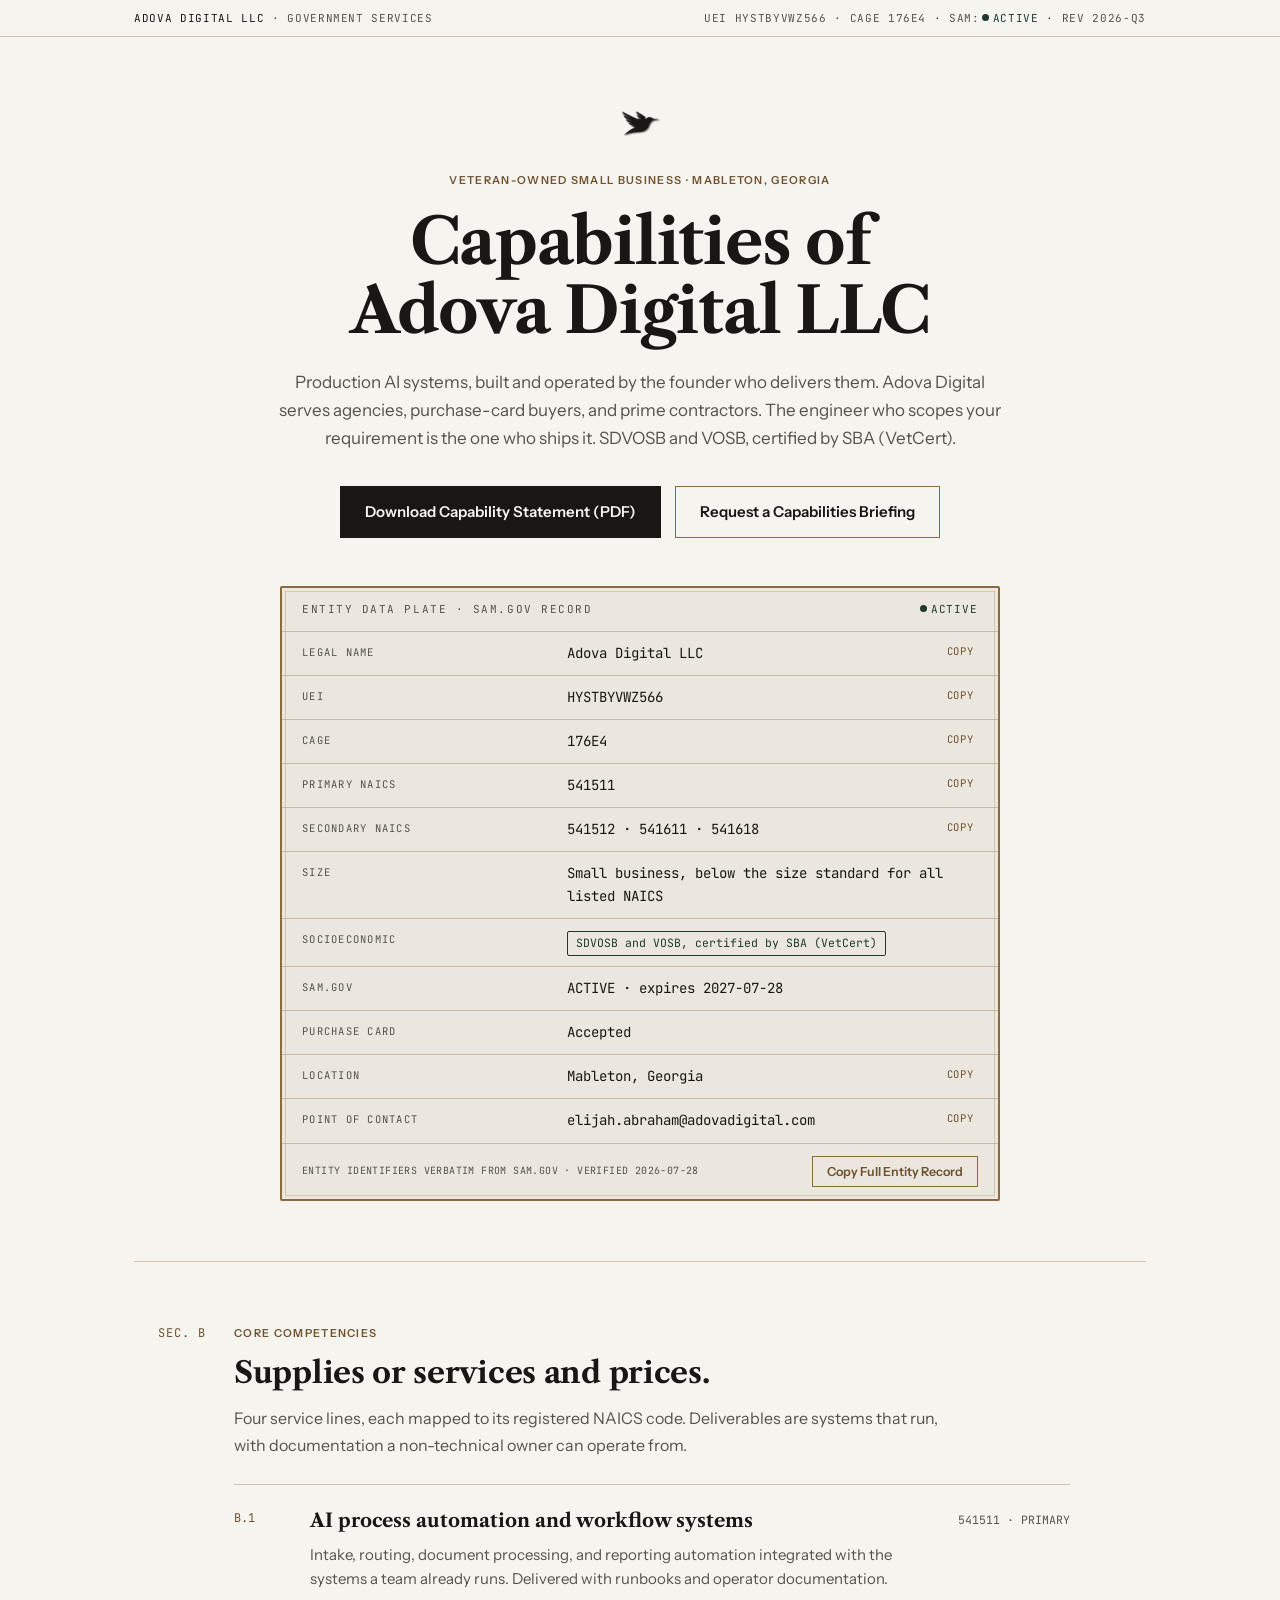
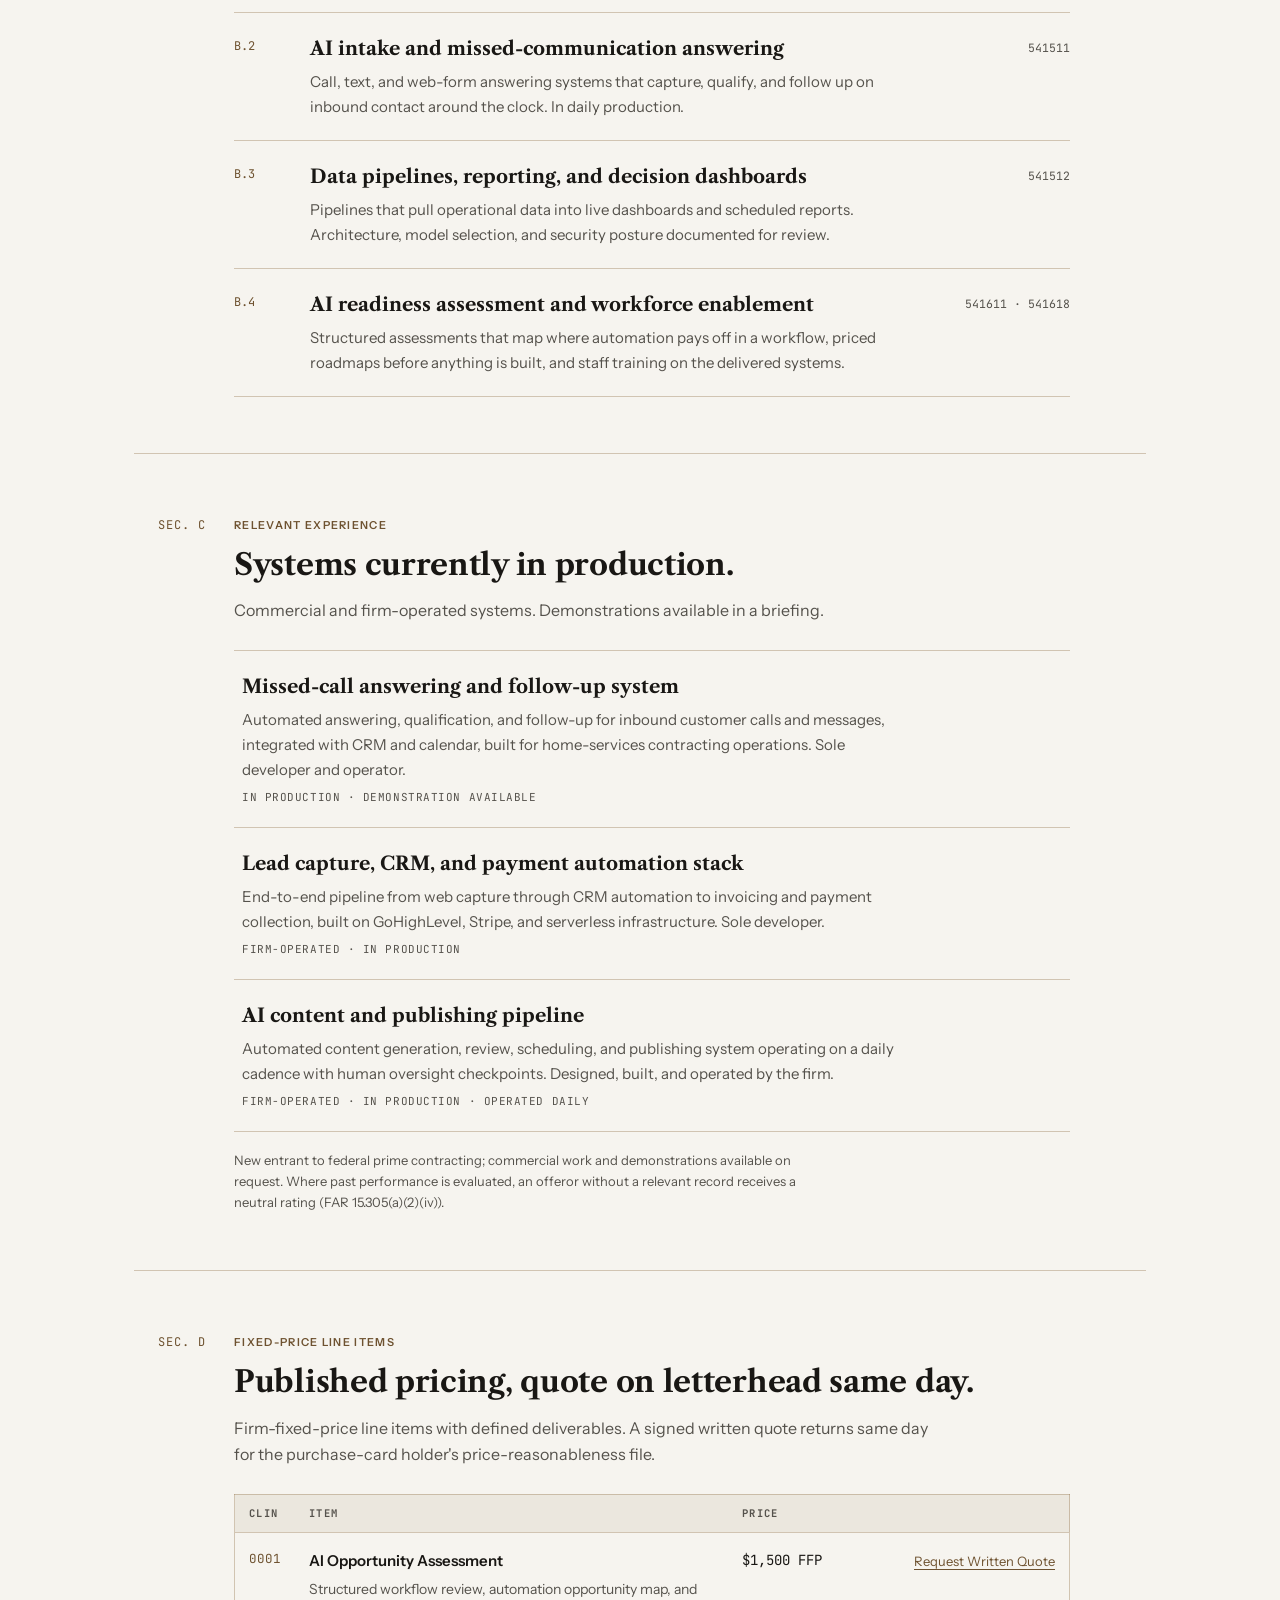
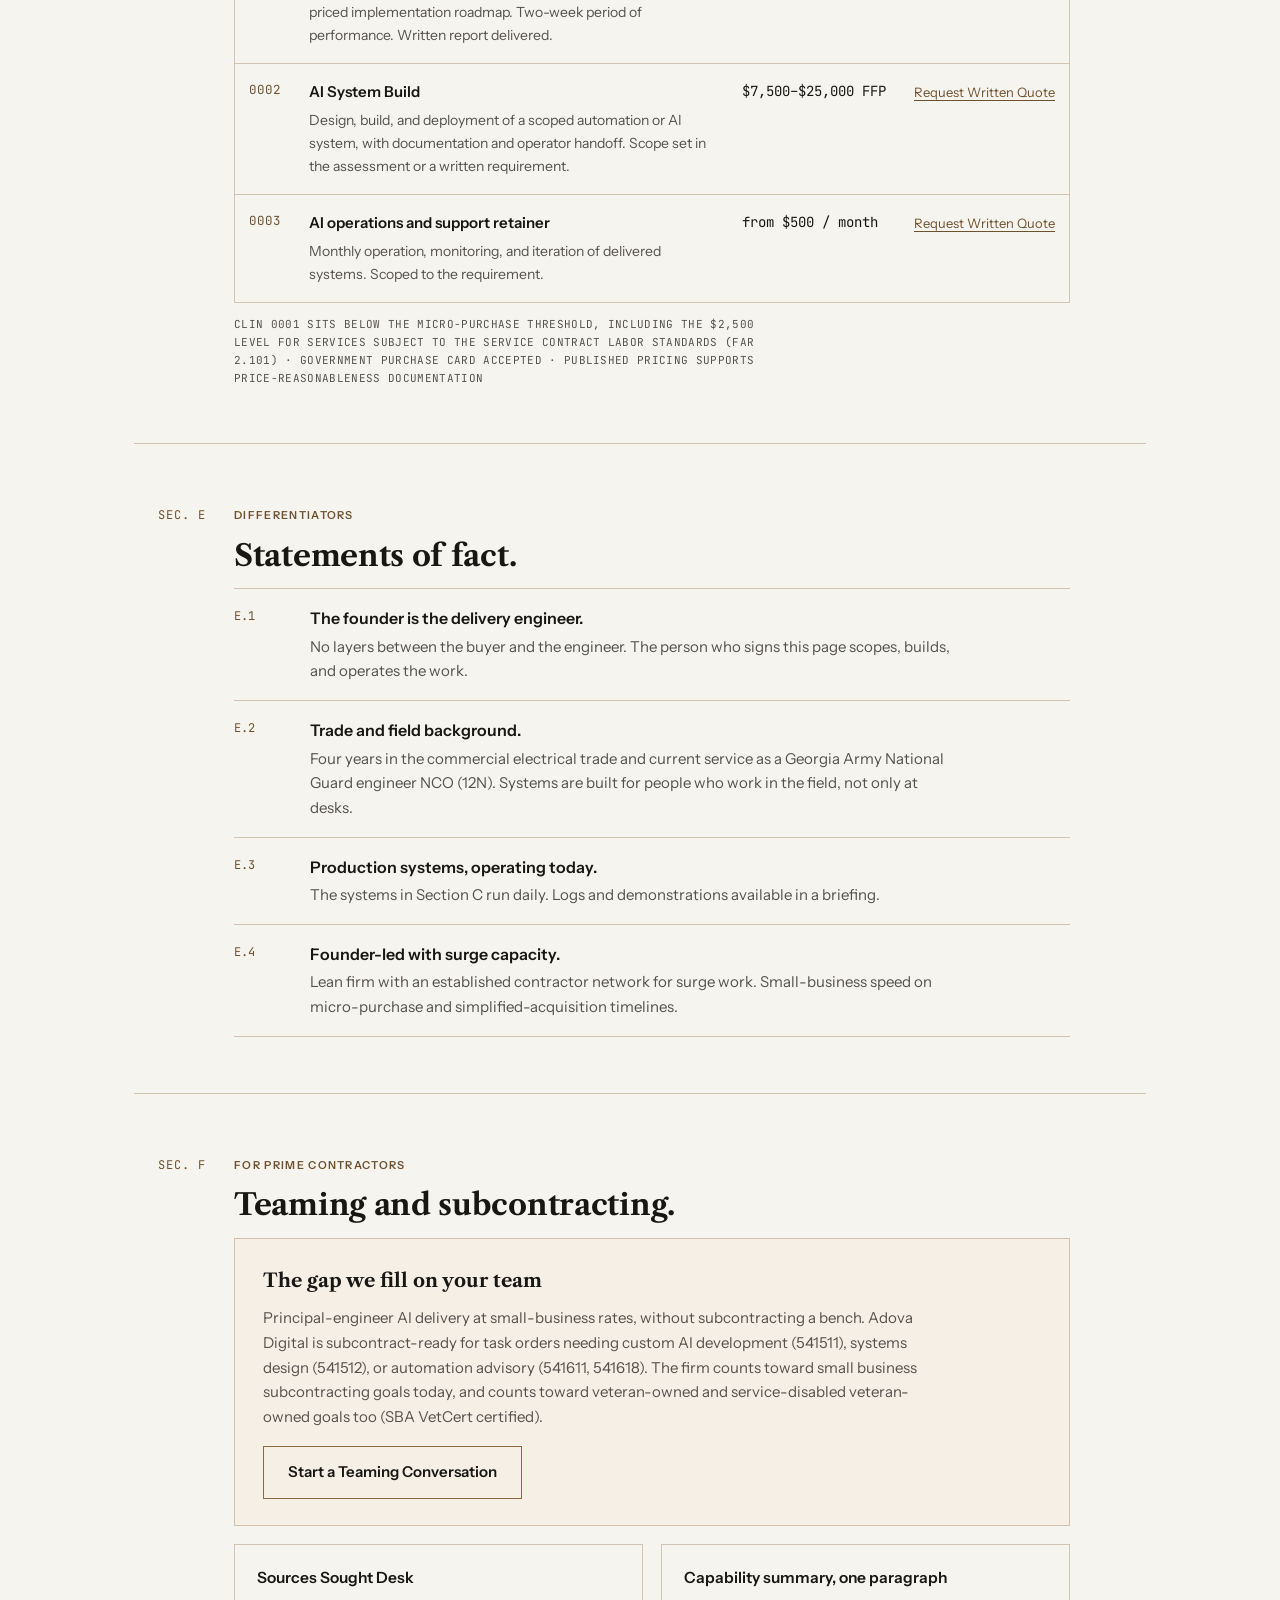
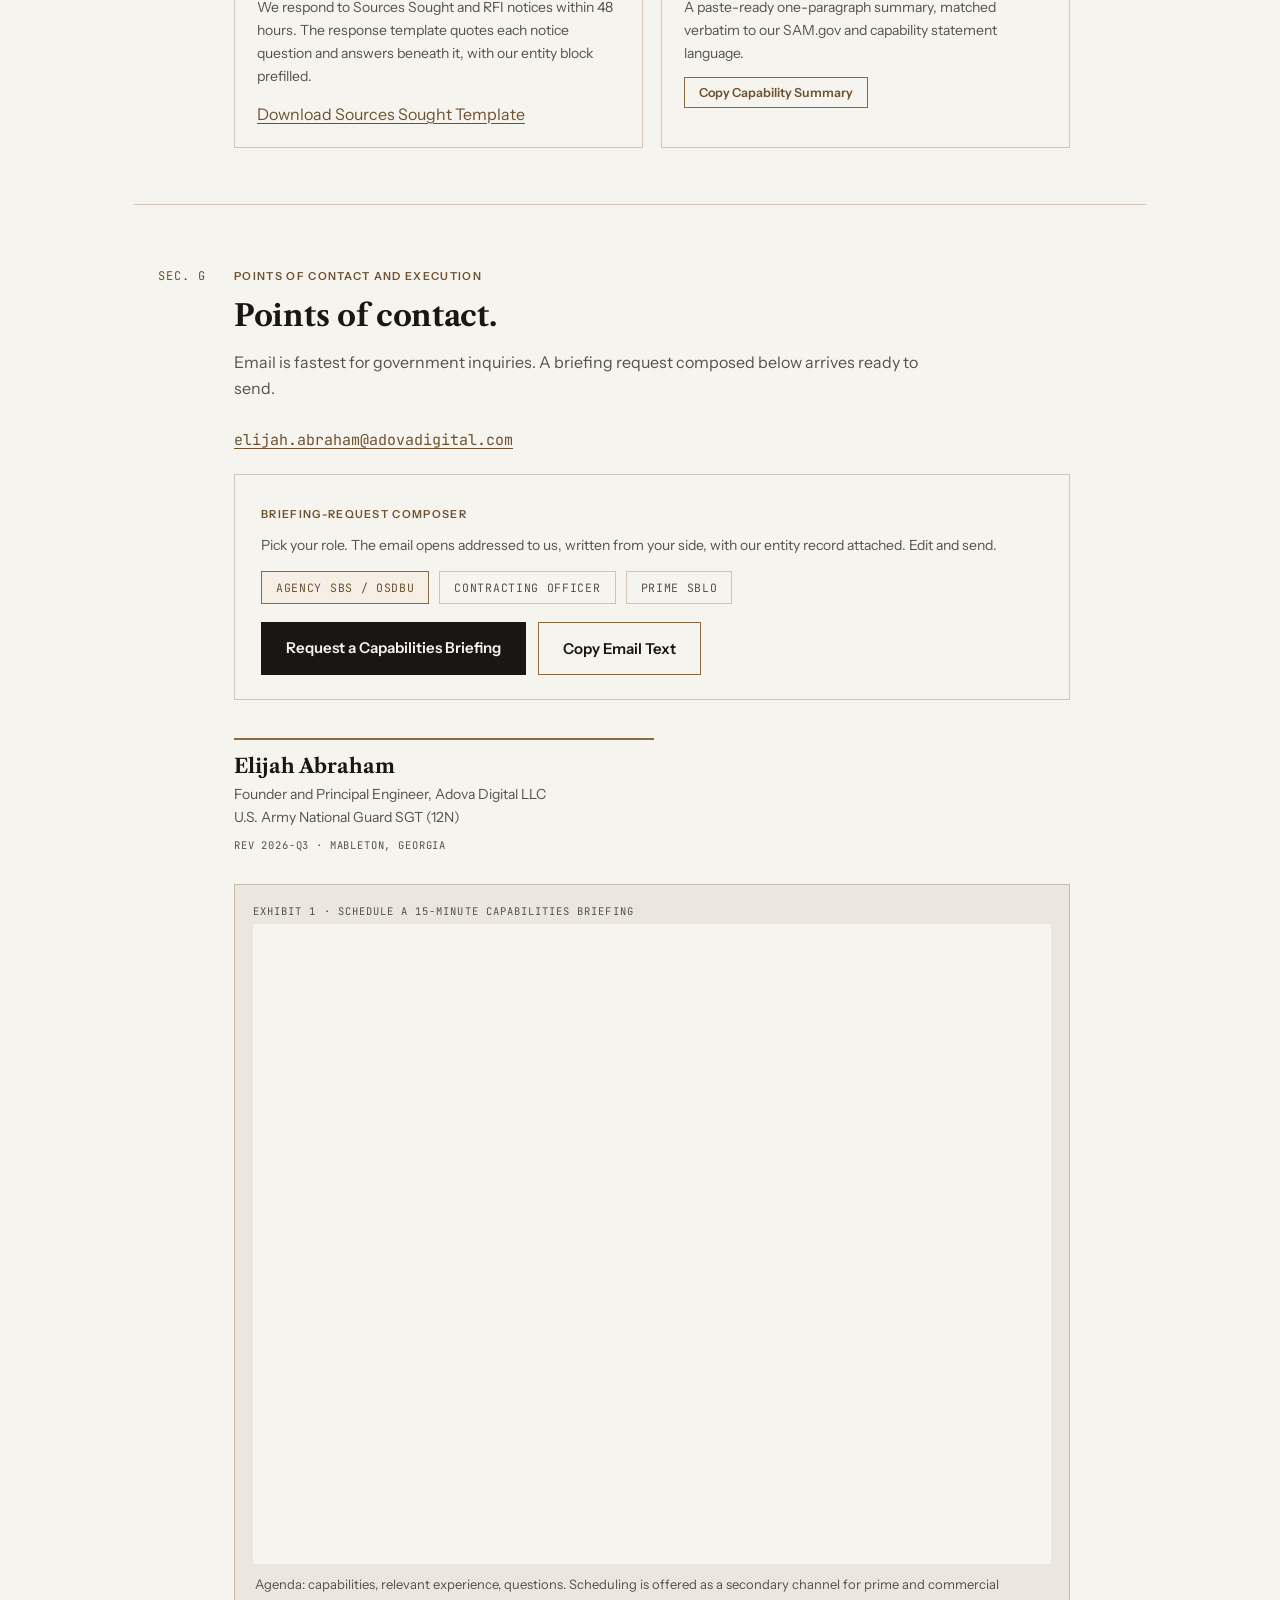
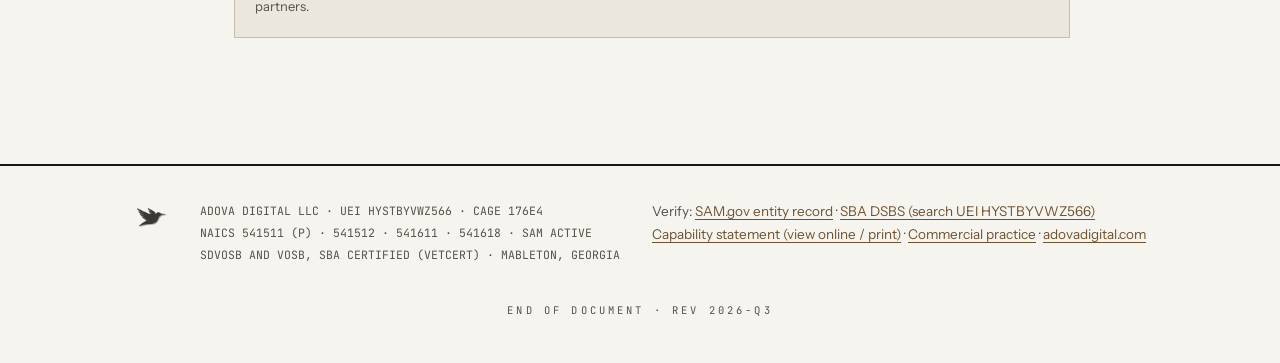
<file: index.html>
<!doctype html>
<html lang="en">
<head>
<meta charset="UTF-8" />
<meta name="viewport" content="width=device-width, initial-scale=1.0" />
<title>Capabilities of Adova Digital LLC | Government AI Services</title>
<meta name="description" content="Capabilities of Adova Digital LLC, a veteran-owned AI systems firm in Mableton, Georgia. UEI HYSTBYVWZ566, CAGE 176E4, NAICS 541511. Custom AI development, automation, and advisory for agencies, purchase-card buyers, and prime contractors." />
<meta name="author" content="Adova Digital LLC" />
<meta name="theme-color" content="#F6F4EF" />
<meta property="og:type" content="website" />
<meta property="og:title" content="Capabilities of Adova Digital LLC | Government AI Services" />
<meta property="og:description" content="Veteran-owned AI systems firm. SAM.gov active, UEI HYSTBYVWZ566, CAGE 176E4. Production AI systems built and operated by the founder who delivers them." />
<link rel="icon" href="/favicon.ico" />
<link rel="preconnect" href="https://fonts.googleapis.com" />
<link rel="preconnect" href="https://fonts.gstatic.com" crossorigin />
<link href="https://fonts.googleapis.com/css2?family=Libre+Caslon+Text:ital,wght@0,400;0,700;1,400&family=Instrument+Sans:wght@400;500;600&family=JetBrains+Mono:wght@400;500&display=swap" rel="stylesheet" />
<style>
:root{
  --paper:#F6F4EF; --ink:#191714; --bronze:#8C6A3F; --bronze-deep:#6E5230;
  --slate:#55524C; --panel:#EBE7DE; --vellum:#F5EFE6; --green:#1E3A2F;
  --hairline:rgba(140,106,63,.35);
}
*{margin:0;padding:0;box-sizing:border-box}
html{scroll-behavior:smooth}
body{background:var(--paper);color:var(--ink);font-family:"Instrument Sans",system-ui,sans-serif;font-size:16px;line-height:1.65;-webkit-font-smoothing:antialiased}
a{color:var(--bronze-deep);text-decoration:underline;text-underline-offset:3px;text-decoration-thickness:.5px}
a:hover{color:var(--ink)}
a:focus-visible,button:focus-visible{outline:2px solid var(--bronze-deep);outline-offset:3px}
.mono{font-family:"JetBrains Mono",ui-monospace,monospace}
.serif{font-family:"Libre Caslon Text",Georgia,serif}
.label{font-weight:600;font-size:.6875rem;letter-spacing:.12em;text-transform:uppercase;color:var(--bronze-deep)}
.skiplink{position:absolute;left:-9999px;top:0;background:var(--ink);color:var(--paper);padding:10px 16px;z-index:200}
.skiplink:focus{left:0}

/* ---- document-control bar ---- */
.doccontrol{position:sticky;top:0;z-index:60;background:var(--paper);border-bottom:.5px solid var(--hairline)}
.doccontrol .in{max-width:1060px;margin:0 auto;padding:9px 24px;display:flex;justify-content:space-between;gap:16px;flex-wrap:wrap;font-family:"JetBrains Mono",monospace;font-size:11px;letter-spacing:.06em;color:var(--ink)}
.doccontrol .dim{color:var(--slate)}
.samdot{display:inline-block;width:7px;height:7px;border-radius:50%;background:var(--green);vertical-align:1px;margin:0 4px 0 2px}
@media (prefers-reduced-motion:no-preference){.samdot{animation:pulse 3s ease-in-out 3}@keyframes pulse{0%,100%{opacity:1}50%{opacity:.35}}}
@media (max-width:600px){.doccontrol .m-hide{display:none}}

/* ---- clause layout ---- */
.sheet{max-width:1060px;margin:0 auto;padding:0 24px}
.clause{display:grid;grid-template-columns:72px 1fr;gap:0 28px;padding:56px 0;border-top:.5px solid var(--hairline)}
.clause:first-of-type{border-top:none}
.cnum{font-family:"JetBrains Mono",monospace;font-size:12px;color:var(--bronze-deep);letter-spacing:.08em;padding-top:6px;text-align:right}
.cbody{max-width:76ch}
h2.sec{font-family:"Libre Caslon Text",serif;font-weight:700;font-size:clamp(22px,2.6vw,30px);letter-spacing:-.01em;margin:4px 0 8px}
.secsub{color:var(--slate);margin-bottom:26px;max-width:64ch}
@media (max-width:760px){.clause{grid-template-columns:1fr;padding:44px 0}.cnum{text-align:left;padding:0 0 8px}}

/* ---- cover ---- */
.cover{padding:64px 0 60px}
.cover .mark{height:44px;width:auto;display:block;margin:0 auto 26px}
.cover h1{font-family:"Libre Caslon Text",serif;font-weight:700;font-size:clamp(2.2rem,5vw,4rem);letter-spacing:-.02em;line-height:1.08;text-align:center;max-width:20ch;margin:0 auto}
.cover .kicker{display:block;text-align:center;margin-bottom:18px}
.cover .sub{max-width:66ch;margin:22px auto 0;text-align:center;color:var(--slate);font-size:17px}
.cta-row{display:flex;gap:14px;justify-content:center;flex-wrap:wrap;margin:34px 0 48px}
.btn{display:inline-block;font-weight:600;font-size:15px;padding:13px 24px;border:1px solid var(--ink);text-decoration:none;background:var(--ink);color:var(--paper);cursor:pointer;font-family:"Instrument Sans",sans-serif}
.btn:hover{background:#2a2620;color:var(--paper)}
.btn.ghost{background:transparent;color:var(--ink);border-color:var(--bronze)}
.btn.ghost:hover{background:var(--vellum);color:var(--ink)}

/* ---- entity plate ---- */
.plate{max-width:720px;margin:0 auto;background:var(--panel);border:2px solid var(--bronze);border-radius:2px;box-shadow:inset 0 0 0 3px var(--panel),inset 0 0 0 3.5px rgba(140,106,63,.5),0 1px 0 rgba(255,255,255,.6) inset}
.plate-head{display:flex;justify-content:space-between;align-items:center;gap:10px;padding:12px 20px;border-bottom:.5px solid var(--hairline)}
.plate-head .t{font-family:"JetBrains Mono",monospace;font-size:11px;letter-spacing:.14em;color:var(--slate)}
.plate-head .t .m-hide2{display:inline}
.plate-head .status{font-family:"JetBrains Mono",monospace;font-size:11px;letter-spacing:.08em;color:var(--green);white-space:nowrap}
.plate table{width:100%;border-collapse:collapse}
.plate td{padding:10px 20px;vertical-align:top;font-size:14px}
.plate tr+tr td{border-top:.5px solid var(--hairline)}
.plate td.k{font-family:"JetBrains Mono",monospace;font-size:10.5px;letter-spacing:.12em;color:var(--slate);text-transform:uppercase;width:37%;padding-top:12px}
.plate td.v{font-family:"JetBrains Mono",monospace;color:var(--ink);overflow-wrap:anywhere}
.plate td.v .chip{display:inline-block;border:1px solid var(--green);color:var(--green);font-size:11.5px;padding:2px 8px;border-radius:2px;margin-top:2px}
.copybtn{float:right;background:none;border:none;cursor:pointer;font-family:"JetBrains Mono",monospace;font-size:10.5px;color:var(--bronze-deep);letter-spacing:.08em;padding:2px 4px}
.copybtn:hover{color:var(--ink)}
.copybtn.done{color:var(--green)}
.plate-foot{display:flex;justify-content:space-between;align-items:center;gap:12px;flex-wrap:wrap;padding:12px 20px;border-top:.5px solid var(--hairline)}
.plate-foot .note{font-family:"JetBrains Mono",monospace;font-size:10px;color:var(--slate);letter-spacing:.04em}
.smallbtn{background:transparent;border:1px solid var(--bronze);color:var(--bronze-deep);font-family:"Instrument Sans",sans-serif;font-weight:600;font-size:12.5px;padding:7px 14px;cursor:pointer}
.smallbtn:hover{background:var(--vellum)}
@media (max-width:520px){
  .plate td.k,.plate td.v{display:block;width:auto}
  .plate td.k{padding:10px 16px 0}
  .plate td.v{padding:2px 16px 10px;border-top:none !important}
  .plate tr+tr td.k{border-top:.5px solid var(--hairline)}
  .copybtn{float:none;margin-left:8px;vertical-align:baseline}
  .plate-head .t .m-hide2{display:none}
}

/* ---- competencies ---- */
.comp{border-top:.5px solid var(--hairline)}
.comp .row{display:grid;grid-template-columns:56px 1fr auto;gap:0 20px;padding:20px 0;border-bottom:.5px solid var(--hairline)}
.comp .n{font-family:"JetBrains Mono",monospace;font-size:12px;color:var(--bronze-deep);padding-top:4px}
.comp h3{font-family:"Libre Caslon Text",serif;font-weight:700;font-size:19px;margin-bottom:6px}
.comp p{color:var(--slate);font-size:15px;max-width:60ch}
.comp .naics{font-family:"JetBrains Mono",monospace;font-size:11.5px;color:var(--slate);text-align:right;padding-top:6px;white-space:nowrap}
@media (max-width:640px){.comp .row{grid-template-columns:44px 1fr}.comp .naics{grid-column:2;text-align:left;padding-top:8px}}

/* ---- experience ledger ---- */
.ledger .row{display:grid;grid-template-columns:1fr;gap:6px;padding:20px 8px;border-bottom:.5px solid var(--hairline);transition:background .2s}
.ledger .row:first-child{border-top:.5px solid var(--hairline)}
.ledger .row:hover{background:rgba(140,106,63,.04)}
.ledger .name{font-family:"Libre Caslon Text",serif;font-weight:700;font-size:19px}
.ledger .scope{color:var(--slate);font-size:15px;max-width:66ch}
.ledger .metaline{font-family:"JetBrains Mono",monospace;font-size:11px;color:var(--slate);letter-spacing:.05em}
.footnote{color:var(--slate);font-size:13px;margin-top:18px;max-width:66ch}

/* ---- CLIN table ---- */
.clin{width:100%;border-collapse:collapse;border:.5px solid var(--hairline)}
.clin thead th{background:var(--panel);font-family:"JetBrains Mono",monospace;font-size:10.5px;letter-spacing:.12em;color:var(--slate);text-transform:uppercase;text-align:left;padding:10px 14px;border-bottom:.5px solid var(--hairline)}
.clin td{padding:16px 14px;vertical-align:top;border-bottom:.5px solid var(--hairline);font-size:15px}
.clin td.num{font-family:"JetBrains Mono",monospace;font-size:12.5px;color:var(--bronze-deep);white-space:nowrap}
.clin td.price{font-family:"JetBrains Mono",monospace;font-size:14px;white-space:nowrap}
.clin .t{font-weight:600}
.clin .d{color:var(--slate);font-size:14px;margin-top:4px;max-width:48ch}
.clin a.quote{font-size:13px;white-space:nowrap}
.clin-note{font-family:"JetBrains Mono",monospace;font-size:11px;color:var(--slate);margin-top:12px;letter-spacing:.03em;max-width:80ch}
@media (max-width:700px){.clin thead{display:none}.clin,.clin tbody,.clin tr,.clin td{display:block;border:none}.clin tr{border-bottom:.5px solid var(--hairline);padding:14px 0}.clin td{padding:3px 0}}

/* ---- diff list ---- */
.diffs{list-style:none;border-top:.5px solid var(--hairline)}
.diffs li{display:grid;grid-template-columns:56px 1fr;gap:0 20px;padding:16px 0;border-bottom:.5px solid var(--hairline)}
.diffs .n{font-family:"JetBrains Mono",monospace;font-size:12px;color:var(--bronze-deep);padding-top:2px}
.diffs strong{display:block;font-weight:600;margin-bottom:3px}
.diffs span{color:var(--slate);font-size:15px;max-width:64ch;display:block}

/* ---- teaming panel + tools ---- */
.tint{background:var(--vellum);border:.5px solid var(--hairline);padding:26px 28px;margin-top:8px}
.tint h3{font-family:"Libre Caslon Text",serif;font-weight:700;font-size:19px;margin-bottom:10px}
.tint p{color:var(--slate);font-size:15px;max-width:66ch}
.tools{display:grid;grid-template-columns:1fr 1fr;gap:18px;margin-top:18px}
.toolcard{background:var(--paper);border:.5px solid var(--hairline);padding:20px 22px}
.toolcard h4{font-weight:600;font-size:15.5px;margin-bottom:6px}
.toolcard p{font-size:14px;color:var(--slate);margin-bottom:12px}
@media (max-width:700px){.tools{grid-template-columns:1fr}}

/* ---- composer ---- */
.composer{border:.5px solid var(--hairline);padding:24px 26px;margin-top:22px}
.composer .opts{display:flex;gap:10px;flex-wrap:wrap;margin:14px 0 18px}
.opt{border:1px solid var(--hairline);background:var(--paper);font-family:"JetBrains Mono",monospace;font-size:11.5px;letter-spacing:.06em;padding:8px 14px;cursor:pointer;color:var(--slate)}
.opt[aria-pressed="true"]{border-color:var(--bronze);color:var(--bronze-deep);background:var(--vellum)}
.composer .actions{display:flex;gap:12px;flex-wrap:wrap}

/* ---- signature ---- */
.sig{margin:38px 0 8px;max-width:420px}
.sig .rule{height:2px;background:var(--bronze);margin-bottom:10px}
.sig .name{font-family:"Libre Caslon Text",serif;font-weight:700;font-size:20px}
.sig .role{color:var(--slate);font-size:14px}
.sig .rev{font-family:"JetBrains Mono",monospace;font-size:10.5px;color:var(--slate);letter-spacing:.08em;margin-top:8px}
.pocline{font-family:"JetBrains Mono",monospace;font-size:15px;margin:6px 0}

/* ---- exhibit (booking) ---- */
.exhibit{border:.5px solid var(--hairline);background:var(--panel);padding:18px;margin-top:30px}
.exhibit .cap{font-family:"JetBrains Mono",monospace;font-size:10.5px;letter-spacing:.1em;color:var(--slate);text-transform:uppercase;margin-bottom:4px}
.exhibit .caption{font-size:13px;color:var(--slate);margin:10px 2px 2px}
.exhibit .placeholder{font-family:"JetBrains Mono",monospace;font-size:11px;letter-spacing:.06em;color:var(--slate);padding:34px 8px;text-align:center}
.exhibit iframe{width:100%;min-height:640px;border:none;background:var(--paper);display:block}

/* ---- colophon footer ---- */
footer{border-top:2px solid var(--ink);margin-top:70px;background:var(--paper)}
footer .in{max-width:1060px;margin:0 auto;padding:34px 24px 44px}
footer .strip{display:flex;align-items:flex-start;gap:22px;flex-wrap:wrap;justify-content:space-between}
footer .fmark{height:34px;opacity:.85}
footer .entity{font-family:"JetBrains Mono",monospace;font-size:11.5px;line-height:1.9;color:var(--slate);user-select:all}
footer .verify{font-size:13.5px;color:var(--slate)}
footer .verify a{white-space:nowrap}
footer .end{font-family:"JetBrains Mono",monospace;text-align:center;font-size:10.5px;letter-spacing:.3em;color:var(--slate);margin-top:36px}

/* ---- toast ---- */
#toast{position:fixed;bottom:24px;left:50%;transform:translateX(-50%) translateY(8px);background:var(--ink);color:var(--paper);font-family:"JetBrains Mono",monospace;font-size:11.5px;letter-spacing:.06em;padding:10px 18px;opacity:0;pointer-events:none;transition:opacity .25s,transform .25s;z-index:100;max-width:90vw;text-align:center}
#toast.show{opacity:1;transform:translateX(-50%) translateY(0)}

/* ---- reveals (armed only when JS is confirmed running; .on restores) ---- */
@media (prefers-reduced-motion:no-preference){
  html.js .reveal{opacity:0;transform:translateY(6px);transition:opacity .55s ease,transform .55s ease}
  html.js .reveal.on{opacity:1;transform:none}
}
</style>
</head>
<body>
<a class="skiplink" href="#cover">Skip to content</a>

<div class="doccontrol">
  <div class="in">
    <span>ADOVA DIGITAL LLC <span class="dim m-hide">&middot; GOVERNMENT SERVICES</span></span>
    <span class="dim">UEI HYSTBYVWZ566 <span class="m-hide">&middot; CAGE 176E4</span> &middot; SAM:<span class="samdot" aria-hidden="true"></span><span style="color:var(--green)">ACTIVE</span><span class="m-hide"> &middot; REV 2026-Q3</span></span>
  </div>
</div>

<main class="sheet">

<!-- SECTION A · COVER -->
<section class="cover reveal" id="cover" aria-label="Cover">
  <img class="mark" src="/logo-ink.png" alt="Adova Digital hummingbird mark" />
  <span class="label kicker">Veteran-owned small business &middot; Mableton, Georgia</span>
  <h1>Capabilities of Adova&nbsp;Digital&nbsp;LLC</h1>
  <p class="sub">Production AI systems, built and operated by the founder who delivers them. Adova Digital serves agencies, purchase-card buyers, and prime contractors. The engineer who scopes your requirement is the one who ships it. SDVOSB and VOSB, certified by SBA (VetCert).</p>
  <div class="cta-row">
    <a class="btn" href="/downloads/adova-digital-capability-statement-UEI-HYSTBYVWZ566.pdf" download>Download Capability Statement (PDF)</a>
    <a class="btn ghost" href="#contact">Request a Capabilities Briefing</a>
  </div>

  <aside class="plate reveal" aria-label="Entity data plate">
    <div class="plate-head">
      <span class="t">ENTITY DATA PLATE<span class="m-hide2"> &middot; SAM.GOV RECORD</span></span>
      <span class="status"><span class="samdot" aria-hidden="true"></span>ACTIVE</span>
    </div>
    <table>
      <tr><td class="k">Legal name</td><td class="v">Adova Digital LLC <button class="copybtn" data-copy="legalName" data-sam="1" aria-label="Copy legal name">COPY</button></td></tr>
      <tr><td class="k">UEI</td><td class="v">HYSTBYVWZ566 <button class="copybtn" data-copy="uei" data-sam="1" aria-label="Copy UEI">COPY</button></td></tr>
      <tr><td class="k">CAGE</td><td class="v">176E4 <button class="copybtn" data-copy="cage" data-sam="1" aria-label="Copy CAGE">COPY</button></td></tr>
      <tr><td class="k">Primary NAICS</td><td class="v">541511 <button class="copybtn" data-copy="naicsPrimary" data-sam="1" aria-label="Copy primary NAICS">COPY</button></td></tr>
      <tr><td class="k">Secondary NAICS</td><td class="v">541512 &middot; 541611 &middot; 541618 <button class="copybtn" data-copy="naicsSecondary" data-sam="1" aria-label="Copy secondary NAICS">COPY</button></td></tr>
      <tr><td class="k">Size</td><td class="v">Small business, below the size standard for all listed NAICS</td></tr>
      <tr><td class="k">Socioeconomic</td><td class="v"><span class="chip">SDVOSB and VOSB, certified by SBA (VetCert)</span></td></tr>
      <tr><td class="k">SAM.gov</td><td class="v">ACTIVE &middot; expires 2027-07-28</td></tr>
      <tr><td class="k">Purchase card</td><td class="v">Accepted</td></tr>
      <tr><td class="k">Location</td><td class="v">Mableton, Georgia <button class="copybtn" data-copy="location" data-sam="1" aria-label="Copy location">COPY</button></td></tr>
      <tr><td class="k">Point of contact</td><td class="v">elijah.abraham@adovadigital.com <button class="copybtn" data-copy="email" aria-label="Copy email">COPY</button></td></tr>
    </table>
    <div class="plate-foot">
      <span class="note">ENTITY IDENTIFIERS VERBATIM FROM SAM.GOV &middot; VERIFIED 2026-07-28</span>
      <button class="smallbtn" id="copyRecord">Copy Full Entity Record</button>
    </div>
  </aside>
</section>

<!-- SECTION B · COMPETENCIES -->
<section class="clause reveal" id="capabilities" aria-labelledby="secB">
  <div class="cnum">SEC. B</div>
  <div class="cbody">
    <span class="label">Core competencies</span>
    <h2 class="sec" id="secB">Supplies or services and prices.</h2>
    <p class="secsub">Four service lines, each mapped to its registered NAICS code. Deliverables are systems that run, with documentation a non-technical owner can operate from.</p>
    <div class="comp">
      <div class="row">
        <span class="n">B.1</span>
        <div><h3>AI process automation and workflow systems</h3><p>Intake, routing, document processing, and reporting automation integrated with the systems a team already runs. Delivered with runbooks and operator documentation.</p></div>
        <span class="naics">541511 &middot; PRIMARY</span>
      </div>
      <div class="row">
        <span class="n">B.2</span>
        <div><h3>AI intake and missed-communication answering</h3><p>Call, text, and web-form answering systems that capture, qualify, and follow up on inbound contact around the clock. In daily production.</p></div>
        <span class="naics">541511</span>
      </div>
      <div class="row">
        <span class="n">B.3</span>
        <div><h3>Data pipelines, reporting, and decision dashboards</h3><p>Pipelines that pull operational data into live dashboards and scheduled reports. Architecture, model selection, and security posture documented for review.</p></div>
        <span class="naics">541512</span>
      </div>
      <div class="row">
        <span class="n">B.4</span>
        <div><h3>AI readiness assessment and workforce enablement</h3><p>Structured assessments that map where automation pays off in a workflow, priced roadmaps before anything is built, and staff training on the delivered systems.</p></div>
        <span class="naics">541611 &middot; 541618</span>
      </div>
    </div>
  </div>
</section>

<!-- SECTION C · EXPERIENCE -->
<section class="clause reveal" id="experience" aria-labelledby="secC">
  <div class="cnum">SEC. C</div>
  <div class="cbody">
    <span class="label">Relevant experience</span>
    <h2 class="sec" id="secC">Systems currently in production.</h2>
    <p class="secsub">Commercial and firm-operated systems. Demonstrations available in a briefing.</p>
    <div class="ledger">
      <div class="row">
        <div class="name">Missed-call answering and follow-up system</div>
        <p class="scope">Automated answering, qualification, and follow-up for inbound customer calls and messages, integrated with CRM and calendar, built for home-services contracting operations. Sole developer and operator.</p>
        <span class="metaline">IN PRODUCTION &middot; DEMONSTRATION AVAILABLE</span>
      </div>
      <div class="row">
        <div class="name">Lead capture, CRM, and payment automation stack</div>
        <p class="scope">End-to-end pipeline from web capture through CRM automation to invoicing and payment collection, built on GoHighLevel, Stripe, and serverless infrastructure. Sole developer.</p>
        <span class="metaline">FIRM-OPERATED &middot; IN PRODUCTION</span>
      </div>
      <div class="row">
        <div class="name">AI content and publishing pipeline</div>
        <p class="scope">Automated content generation, review, scheduling, and publishing system operating on a daily cadence with human oversight checkpoints. Designed, built, and operated by the firm.</p>
        <span class="metaline">FIRM-OPERATED &middot; IN PRODUCTION &middot; OPERATED DAILY</span>
      </div>
    </div>
    <p class="footnote">New entrant to federal prime contracting; commercial work and demonstrations available on request. Where past performance is evaluated, an offeror without a relevant record receives a neutral rating (FAR 15.305(a)(2)(iv)).</p>
  </div>
</section>

<!-- SECTION D · LINE ITEMS -->
<section class="clause reveal" id="pricing" aria-labelledby="secD">
  <div class="cnum">SEC. D</div>
  <div class="cbody">
    <span class="label">Fixed-price line items</span>
    <h2 class="sec" id="secD">Published pricing, quote on letterhead same day.</h2>
    <p class="secsub">Firm-fixed-price line items with defined deliverables. A signed written quote returns same day for the purchase-card holder's price-reasonableness file.</p>
    <table class="clin">
      <thead><tr><th>CLIN</th><th>Item</th><th>Price</th><th></th></tr></thead>
      <tbody>
        <tr>
          <td class="num">0001</td>
          <td><span class="t">AI Opportunity Assessment</span><p class="d">Structured workflow review, automation opportunity map, and priced implementation roadmap. Two-week period of performance. Written report delivered.</p></td>
          <td class="price">$1,500 FFP</td>
          <td><a class="quote" href="mailto:elijah.abraham@adovadigital.com?subject=Written%20Quote%20Request%2C%20CLIN%200001%2C%20AI%20Opportunity%20Assessment%2C%20Adova%20Digital%20LLC&body=Requesting%20a%20signed%20written%20quote%20for%20CLIN%200001%2C%20AI%20Opportunity%20Assessment%2C%20%241%2C500%20firm-fixed-price%2C%20two-week%20period%20of%20performance.%0A%0AEntity%3A%20Adova%20Digital%20LLC%20%C2%B7%20UEI%20HYSTBYVWZ566%20%C2%B7%20CAGE%20176E4">Request Written Quote</a></td>
        </tr>
        <tr>
          <td class="num">0002</td>
          <td><span class="t">AI System Build</span><p class="d">Design, build, and deployment of a scoped automation or AI system, with documentation and operator handoff. Scope set in the assessment or a written requirement.</p></td>
          <td class="price">$7,500&ndash;$25,000 FFP</td>
          <td><a class="quote" href="mailto:elijah.abraham@adovadigital.com?subject=Written%20Quote%20Request%2C%20CLIN%200002%2C%20AI%20System%20Build%2C%20Adova%20Digital%20LLC&body=Requesting%20a%20written%20quote%20for%20CLIN%200002%2C%20AI%20System%20Build%20(%247%2C500%20to%20%2425%2C000%20firm-fixed-price%2C%20scope-dependent).%0A%0ARequirement%20summary%3A%20%0A%0AEntity%3A%20Adova%20Digital%20LLC%20%C2%B7%20UEI%20HYSTBYVWZ566%20%C2%B7%20CAGE%20176E4">Request Written Quote</a></td>
        </tr>
        <tr>
          <td class="num">0003</td>
          <td><span class="t">AI operations and support retainer</span><p class="d">Monthly operation, monitoring, and iteration of delivered systems. Scoped to the requirement.</p></td>
          <td class="price">from $500 / month</td>
          <td><a class="quote" href="mailto:elijah.abraham@adovadigital.com?subject=Written%20Quote%20Request%2C%20CLIN%200003%2C%20AI%20Operations%20Retainer%2C%20Adova%20Digital%20LLC&body=Requesting%20a%20written%20quote%20for%20CLIN%200003%2C%20AI%20operations%20and%20support%20retainer%20(from%20%24500%20per%20month%2C%20scoped%20to%20requirement).%0A%0ASystems%20in%20scope%3A%20%0A%0AEntity%3A%20Adova%20Digital%20LLC%20%C2%B7%20UEI%20HYSTBYVWZ566%20%C2%B7%20CAGE%20176E4">Request Written Quote</a></td>
        </tr>
      </tbody>
    </table>
    <p class="clin-note">CLIN 0001 SITS BELOW THE MICRO-PURCHASE THRESHOLD, INCLUDING THE $2,500 LEVEL FOR SERVICES SUBJECT TO THE SERVICE CONTRACT LABOR STANDARDS (FAR 2.101) &middot; GOVERNMENT PURCHASE CARD ACCEPTED &middot; PUBLISHED PRICING SUPPORTS PRICE-REASONABLENESS DOCUMENTATION</p>
  </div>
</section>

<!-- SECTION E · DIFFERENTIATORS -->
<section class="clause reveal" id="differentiators" aria-labelledby="secE">
  <div class="cnum">SEC. E</div>
  <div class="cbody">
    <span class="label">Differentiators</span>
    <h2 class="sec" id="secE">Statements of fact.</h2>
    <ul class="diffs">
      <li><span class="n">E.1</span><div><strong>The founder is the delivery engineer.</strong><span>No layers between the buyer and the engineer. The person who signs this page scopes, builds, and operates the work.</span></div></li>
      <li><span class="n">E.2</span><div><strong>Trade and field background.</strong><span>Four years in the commercial electrical trade and current service as a Georgia Army National Guard engineer NCO (12N). Systems are built for people who work in the field, not only at desks.</span></div></li>
      <li><span class="n">E.3</span><div><strong>Production systems, operating today.</strong><span>The systems in Section C run daily. Logs and demonstrations available in a briefing.</span></div></li>
      <li><span class="n">E.4</span><div><strong>Founder-led with surge capacity.</strong><span>Lean firm with an established contractor network for surge work. Small-business speed on micro-purchase and simplified-acquisition timelines.</span></div></li>
    </ul>
  </div>
</section>

<!-- SECTION F · TEAMING -->
<section class="clause reveal" id="teaming" aria-labelledby="secF">
  <div class="cnum">SEC. F</div>
  <div class="cbody">
    <span class="label">For prime contractors</span>
    <h2 class="sec" id="secF">Teaming and subcontracting.</h2>
    <div class="tint">
      <h3>The gap we fill on your team</h3>
      <p>Principal-engineer AI delivery at small-business rates, without subcontracting a bench. Adova Digital is subcontract-ready for task orders needing custom AI development (541511), systems design (541512), or automation advisory (541611, 541618). The firm counts toward small business subcontracting goals today, and counts toward veteran-owned and service-disabled veteran-owned goals too (SBA VetCert certified).</p>
      <div style="margin-top:16px"><a class="btn ghost" href="mailto:elijah.abraham@adovadigital.com?subject=Teaming%20Inquiry%2C%20Adova%20Digital%20LLC%2C%20UEI%20HYSTBYVWZ566&body=We%20are%20evaluating%20Adova%20Digital%20LLC%20for%20a%20teaming%20or%20subcontract%20role.%0A%0APrime%20contract%20or%20pursuit%3A%20%0ANAICS%20%2F%20scope%3A%20%0ATimeline%3A%20">Start a Teaming Conversation</a></div>
    </div>
    <div class="tools">
      <div class="toolcard">
        <h4>Sources Sought Desk</h4>
        <p>We respond to Sources Sought and RFI notices within 48 hours. The response template quotes each notice question and answers beneath it, with our entity block prefilled.</p>
        <a href="/downloads/sources-sought-response-template.txt" download>Download Sources Sought Template</a>
      </div>
      <div class="toolcard">
        <h4>Capability summary, one paragraph</h4>
        <p>A paste-ready one-paragraph summary, matched verbatim to our SAM.gov and capability statement language.</p>
        <button class="smallbtn" id="copySummary">Copy Capability Summary</button>
      </div>
    </div>
  </div>
</section>

<!-- SECTION G · CONTACT -->
<section class="clause reveal" id="contact" aria-labelledby="secG">
  <div class="cnum">SEC. G</div>
  <div class="cbody">
    <span class="label">Points of contact and execution</span>
    <h2 class="sec" id="secG">Points of contact.</h2>
    <p class="secsub">Email is fastest for government inquiries. A briefing request composed below arrives ready to send.</p>

    <p class="pocline"><a href="mailto:elijah.abraham@adovadigital.com">elijah.abraham@adovadigital.com</a></p>

    <div class="composer">
      <span class="label">Briefing-request composer</span>
      <p style="color:var(--slate);font-size:14px;margin-top:8px">Pick your role. The email opens addressed to us, written from your side, with our entity record attached. Edit and send.</p>
      <div class="opts" role="group" aria-label="Select your role">
        <button class="opt" data-aud="sbs" aria-pressed="true">AGENCY SBS / OSDBU</button>
        <button class="opt" data-aud="co" aria-pressed="false">CONTRACTING OFFICER</button>
        <button class="opt" data-aud="prime" aria-pressed="false">PRIME SBLO</button>
      </div>
      <div class="actions">
        <a class="btn" id="composeMail" href="#">Request a Capabilities Briefing</a>
        <button class="btn ghost" id="copyMail">Copy Email Text</button>
      </div>
    </div>

    <div class="sig">
      <div class="rule"></div>
      <div class="name">Elijah Abraham</div>
      <div class="role">Founder and Principal Engineer, Adova Digital LLC<br/>U.S. Army National Guard SGT (12N)</div>
      <div class="rev">REV 2026-Q3 &middot; MABLETON, GEORGIA</div>
    </div>

    <div class="exhibit" id="bookingExhibit">
      <div class="cap">Exhibit 1 &middot; Schedule a 15-minute capabilities briefing</div>
      <div id="bookingSlot"><p class="placeholder">EXHIBIT LOADING &middot; IF THIS PANEL DOES NOT RENDER ON YOUR NETWORK, <a href="mailto:elijah.abraham@adovadigital.com">EMAIL</a> IS THE PRIMARY CHANNEL</p></div>
      <p class="caption">Agenda: capabilities, relevant experience, questions. Scheduling is offered as a secondary channel for prime and commercial partners.</p>
    </div>
  </div>
</section>

</main>

<footer>
  <div class="in">
    <div class="strip">
      <img class="fmark" src="/logo-ink.png" alt="" aria-hidden="true" />
      <p class="entity">ADOVA DIGITAL LLC &middot; UEI HYSTBYVWZ566 &middot; CAGE 176E4<br/>NAICS 541511 (P) &middot; 541512 &middot; 541611 &middot; 541618 &middot; SAM ACTIVE<br/>SDVOSB AND VOSB, SBA CERTIFIED (VETCERT) &middot; MABLETON, GEORGIA</p>
      <p class="verify">Verify: <a href="https://sam.gov/search/?keywords=HYSTBYVWZ566" target="_blank" rel="noopener noreferrer">SAM.gov entity record</a> &middot; <a href="https://dsbs.sba.gov" target="_blank" rel="noopener noreferrer">SBA DSBS (search UEI HYSTBYVWZ566)</a><br/><a href="/capability-statement.html">Capability statement (view online / print)</a> &middot; <a href="https://synapse.adovadigital.com">Commercial practice</a> &middot; <a href="https://www.adovadigital.com">adovadigital.com</a></p>
    </div>
    <div class="end">END OF DOCUMENT &middot; REV 2026-Q3</div>
  </div>
</footer>

<div id="toast" role="status" aria-live="polite"></div>

<script>
/* single source of truth for entity values used by every copy action */
const ENTITY = {
  legalName: "Adova Digital LLC",
  uei: "HYSTBYVWZ566",
  cage: "176E4",
  naicsPrimary: "541511",
  naicsSecondary: "541512, 541611, 541618",
  size: "Small business, below the size standard for all listed NAICS",
  status: "SDVOSB and VOSB, certified by SBA (VetCert)",
  sam: "Active, expires 2027-07-28",
  location: "Mableton, Georgia",
  email: "elijah.abraham@adovadigital.com",
  poc: "Elijah Abraham, Founder and Principal Engineer",
  verified: "2026-07-28",
  site: "https://edu.adovadigital.com",
  capstate: "https://edu.adovadigital.com/capability-statement.html"
};

const toast = document.getElementById('toast');
let toastTimer;
function showToast(msg){
  toast.textContent = msg;
  toast.classList.add('show');
  clearTimeout(toastTimer);
  toastTimer = setTimeout(()=>toast.classList.remove('show'), 2600);
}
function copyText(t, msg, btn){
  const done = ()=>{
    showToast(msg || 'COPIED');
    if(btn){ btn.classList.add('done'); const old = btn.textContent; btn.textContent='COPIED'; setTimeout(()=>{btn.classList.remove('done'); btn.textContent=old;},1800); }
  };
  if(navigator.clipboard && navigator.clipboard.writeText){
    navigator.clipboard.writeText(t).then(done).catch(()=>fallbackCopy(t, done));
  } else { fallbackCopy(t, done); }
}
function fallbackCopy(t, done){
  const ta = document.createElement('textarea');
  ta.value = t; ta.style.position='fixed'; ta.style.opacity='0';
  document.body.appendChild(ta); ta.select();
  try{ document.execCommand('copy'); done(); }catch(e){ showToast('COPY FAILED, SELECT MANUALLY'); }
  document.body.removeChild(ta);
}

document.querySelectorAll('.copybtn').forEach(b=>{
  const msg = b.dataset.sam ? 'COPIED, MATCHES SAM.GOV RECORD' : 'COPIED';
  b.addEventListener('click', ()=>copyText(ENTITY[b.dataset.copy], msg, b));
});

document.getElementById('copyRecord').addEventListener('click', ()=>{
  const rec = [
    'LEGAL NAME: ' + ENTITY.legalName,
    'UEI: ' + ENTITY.uei,
    'CAGE: ' + ENTITY.cage,
    'PRIMARY NAICS: ' + ENTITY.naicsPrimary,
    'SECONDARY NAICS: ' + ENTITY.naicsSecondary,
    'SIZE: ' + ENTITY.size,
    'SOCIOECONOMIC: ' + ENTITY.status,
    'SAM.GOV: ' + ENTITY.sam,
    'LOCATION: ' + ENTITY.location,
    'POC: ' + ENTITY.poc,
    'EMAIL: ' + ENTITY.email,
    'CAPABILITY STATEMENT: ' + ENTITY.capstate
  ].join('\n');
  copyText(rec, 'ENTITY RECORD COPIED, IDENTIFIERS VERIFIED ' + ENTITY.verified);
});

const SUMMARY = "Adova Digital LLC (UEI HYSTBYVWZ566, CAGE 176E4) is a veteran-owned AI systems firm in Mableton, Georgia. SDVOSB and VOSB, certified by SBA (VetCert). Under primary NAICS 541511 (with 541512, 541611, 541618) the firm designs, builds, and operates AI process automation, intake and missed-communication answering systems, data pipelines and dashboards, and AI readiness assessments. Systems are in daily production; the founder is the delivery engineer. Firm-fixed-price line items start at $1,500, below the micro-purchase threshold, and a signed quote returns same day. Capability statement: https://edu.adovadigital.com/capability-statement.html";
document.getElementById('copySummary').addEventListener('click', ()=>copyText(SUMMARY, 'CAPABILITY SUMMARY COPIED'));

/* briefing composer: written in the VISITOR'S voice, addressed to Adova */
const BODIES = {
  sbs: "Adova Digital LLC,\n\nOur small business office is reviewing your capabilities (UEI HYSTBYVWZ566, CAGE 176E4, primary NAICS 541511; SDVOSB and VOSB certified). Please propose times for a 15-minute capabilities briefing covering your AI automation, intake answering, and dashboard work, and send your current capability statement.\n\n[Name]\n[Agency / Office]",
  co: "Adova Digital LLC,\n\nWe have a potential requirement in AI automation and are conducting market research (your record: UEI HYSTBYVWZ566, CAGE 176E4, primary NAICS 541511). Please propose times for a 15-minute capabilities briefing, and include a signed written quote for CLIN 0001, AI Opportunity Assessment, $1,500 firm-fixed-price, if applicable to our requirement.\n\n[Name]\n[Contracting Office]",
  prime: "Adova Digital LLC,\n\nWe are evaluating your firm for a teaming or subcontract role (UEI HYSTBYVWZ566, CAGE 176E4, NAICS 541511/541512/541611/541618). Please propose times for a 15-minute capabilities briefing with our small business liaison or capture team.\n\nPrime contract or pursuit: \nScope: \n\n[Name]\n[Company]"
};
const SUBJECT = "Capabilities Briefing Request, Adova Digital LLC (UEI HYSTBYVWZ566)";
let audience = 'sbs';
const composeMail = document.getElementById('composeMail');
function setMailHref(){
  composeMail.href = 'mailto:elijah.abraham@adovadigital.com?subject=' + encodeURIComponent(SUBJECT) + '&body=' + encodeURIComponent(BODIES[audience]);
}
setMailHref();
document.querySelectorAll('.opt').forEach(b=>{
  b.addEventListener('click', ()=>{
    audience = b.dataset.aud;
    document.querySelectorAll('.opt').forEach(o=>o.setAttribute('aria-pressed', o===b ? 'true' : 'false'));
    setMailHref();
  });
});
document.getElementById('copyMail').addEventListener('click', ()=>copyText('To: elijah.abraham@adovadigital.com\nSubject: ' + SUBJECT + '\n\n' + BODIES[audience], 'EMAIL TEXT COPIED'));

/* lazy-load the GHL booking embed; degrade to the email path if blocked */
const slot = document.getElementById('bookingSlot');
const exhibit = document.getElementById('bookingExhibit');
let embedLoaded = false;
function loadEmbed(){
  if(embedLoaded) return; embedLoaded = true;
  try{
    const f = document.createElement('iframe');
    f.src = 'https://api.leadconnectorhq.com/widget/booking/oG38qwVH51aT6XxIsNL4';
    f.title = 'Schedule a 15-minute capabilities briefing';
    f.id = 'oG38qwVH51aT6XxIsNL4_booking';
    f.style.minHeight = '120px';
    let loaded = false;
    f.addEventListener('load', ()=>{ loaded = true; f.style.minHeight = '640px'; const ph = slot.querySelector('.placeholder'); if(ph) ph.remove(); });
    setTimeout(()=>{
      if(!loaded){
        slot.innerHTML = '<p class="placeholder">EXHIBIT 1 UNAVAILABLE ON THIS NETWORK &middot; <a href="mailto:elijah.abraham@adovadigital.com">EMAIL</a> TO SCHEDULE, A BRIEFING INVITE RETURNS SAME DAY</p>';
      }
    }, 8000);
    slot.appendChild(f);
    const s = document.createElement('script');
    s.src = 'https://api.leadconnectorhq.com/js/form_embed.js';
    document.body.appendChild(s);
  }catch(e){
    slot.innerHTML = '<p class="placeholder">EXHIBIT 1 UNAVAILABLE &middot; <a href="mailto:elijah.abraham@adovadigital.com">EMAIL</a> TO SCHEDULE</p>';
  }
}
if('IntersectionObserver' in window){
  const io = new IntersectionObserver(es=>{ es.forEach(e=>{ if(e.isIntersecting){ loadEmbed(); io.disconnect(); } }); },{rootMargin:'600px'});
  io.observe(exhibit);
}else{ loadEmbed(); }

/* scroll reveals: arm only when JS is live, with a hard fallback so content can never stay hidden */
if(matchMedia('(prefers-reduced-motion: no-preference)').matches && 'IntersectionObserver' in window){
  document.documentElement.classList.add('js');
  const ro = new IntersectionObserver(es=>{ es.forEach(e=>{ if(e.isIntersecting){ e.target.classList.add('on'); ro.unobserve(e.target); } }); },{rootMargin:'60px'});
  document.querySelectorAll('.reveal').forEach(el=>ro.observe(el));
  setTimeout(()=>document.querySelectorAll('.reveal:not(.on)').forEach(el=>el.classList.add('on')), 1800);
}
</script>
</body>
</html>
</file>
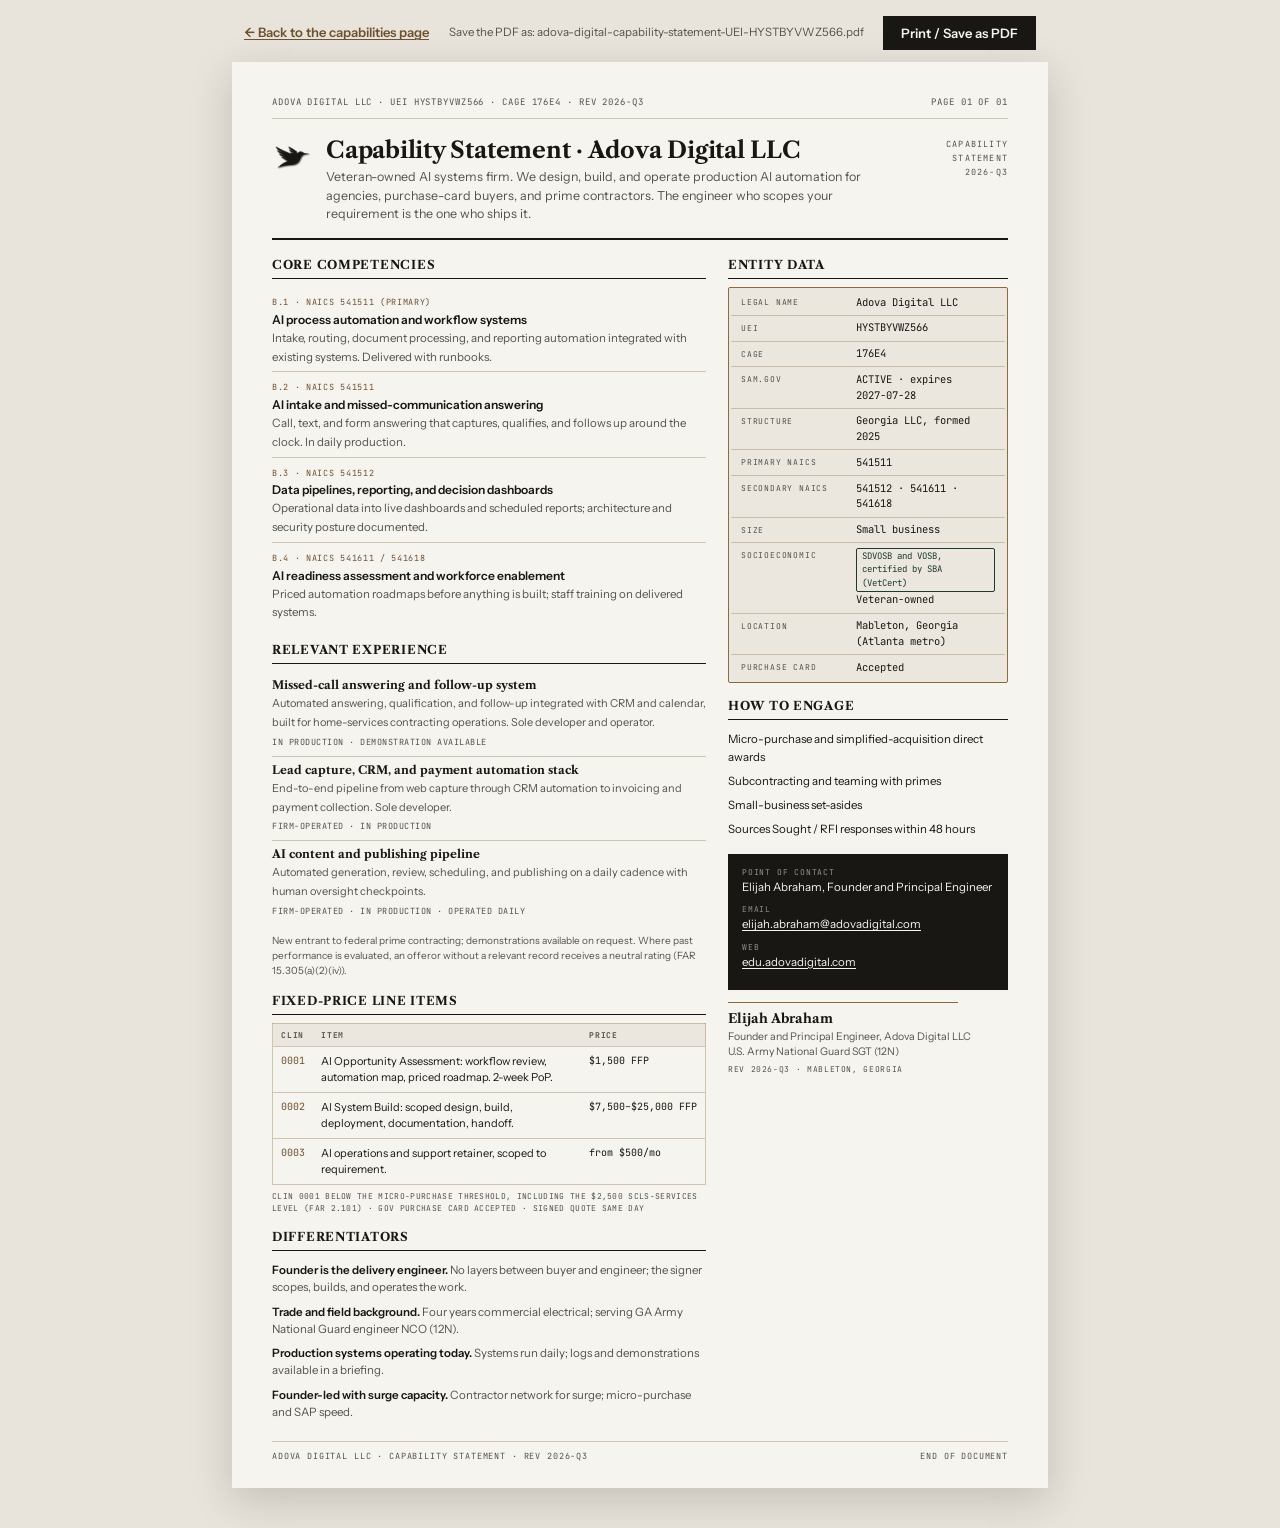
<file: capability-statement.html>
<!doctype html>
<html lang="en">
<head>
<meta charset="UTF-8" />
<meta name="viewport" content="width=device-width, initial-scale=1.0" />
<title>Capability Statement | Adova Digital LLC</title>
<meta name="description" content="Capability statement of Adova Digital LLC, veteran-owned AI systems firm, Mableton, Georgia. UEI HYSTBYVWZ566, CAGE 176E4, NAICS 541511." />
<link rel="icon" href="/favicon.ico" />
<link rel="preconnect" href="https://fonts.googleapis.com" />
<link rel="preconnect" href="https://fonts.gstatic.com" crossorigin />
<link href="https://fonts.googleapis.com/css2?family=Libre+Caslon+Text:ital,wght@0,400;0,700;1,400&family=Instrument+Sans:wght@400;500;600&family=JetBrains+Mono:wght@400;500&display=swap" rel="stylesheet" />
<style>
:root{
  --paper:#F6F4EF; --ink:#191714; --bronze:#8C6A3F; --bronze-deep:#6E5230;
  --slate:#55524C; --panel:#EBE7DE; --vellum:#F5EFE6; --hairline:rgba(140,106,63,.35); --green:#1E3A2F;
}
*{margin:0;padding:0;box-sizing:border-box}
body{background:#E8E4DB;color:var(--ink);font-family:"Instrument Sans",system-ui,sans-serif;font-size:12.5px;line-height:1.5;-webkit-print-color-adjust:exact;print-color-adjust:exact}
a{color:var(--bronze-deep);text-decoration:underline;text-underline-offset:2px;text-decoration-thickness:.5px}
.label{font-weight:600;font-size:.625rem;letter-spacing:.12em;text-transform:uppercase;color:var(--bronze-deep)}
.toolbar{max-width:816px;margin:16px auto 0;padding:0 12px;display:flex;justify-content:space-between;align-items:center;font-size:13px}
.toolbar a{font-weight:600}
.toolbar button{background:var(--ink);color:var(--paper);border:none;font-family:"Instrument Sans",sans-serif;font-weight:600;font-size:13px;padding:9px 18px;cursor:pointer}
.toolbar .hint{color:var(--slate);font-size:11.5px}
.sheet{background:var(--paper);width:816px;max-width:100%;margin:12px auto 40px;padding:34px 40px 26px;box-shadow:0 12px 40px rgba(25,23,20,.18)}

.runhead{display:flex;justify-content:space-between;font-family:"JetBrains Mono",monospace;font-size:9px;letter-spacing:.1em;color:var(--slate);border-bottom:.5px solid var(--hairline);padding-bottom:8px;margin-bottom:18px}
.cshead{display:flex;justify-content:space-between;align-items:flex-start;gap:20px;border-bottom:2px solid var(--ink);padding-bottom:14px}
.cshead .l{display:flex;gap:14px;align-items:flex-start}
.cshead img{height:40px;width:auto}
h1{font-family:"Libre Caslon Text",serif;font-weight:700;font-size:23px;letter-spacing:-.01em;line-height:1.15}
.tagline{color:var(--slate);font-size:12.5px;margin-top:5px;max-width:44em}
.doc{font-family:"JetBrains Mono",monospace;font-size:8.5px;letter-spacing:.14em;color:var(--slate);text-transform:uppercase;text-align:right;line-height:1.7}

.cols{display:grid;grid-template-columns:1.55fr 1fr;gap:22px;margin-top:16px}
h2{font-family:"Libre Caslon Text",serif;font-weight:700;font-size:12px;letter-spacing:.06em;text-transform:uppercase;border-bottom:1px solid var(--ink);padding-bottom:4px;margin:14px 0 8px}
section:first-child h2{margin-top:0}
ul{list-style:none}
.comp li{padding:5px 0;border-bottom:.5px solid var(--hairline)}
.comp li:last-child{border-bottom:none}
.comp .n{font-family:"JetBrains Mono",monospace;font-size:8.5px;color:var(--bronze-deep);letter-spacing:.08em}
.comp strong{display:block;font-weight:600;font-size:12px}
.comp span{color:var(--slate);font-size:11.5px}
.plain li{padding:3.5px 0;font-size:11.5px}
.plain li strong{font-weight:600}
.plain li em{font-style:normal;color:var(--slate)}
.exp li{padding:5px 0;border-bottom:.5px solid var(--hairline)}
.exp li:last-child{border-bottom:none}
.exp strong{font-family:"Libre Caslon Text",serif;font-weight:700;font-size:11.5px;display:block}
.exp span{color:var(--slate);font-size:11px}
.exp .m{font-family:"JetBrains Mono",monospace;font-size:8.5px;color:var(--slate);letter-spacing:.06em}
.footnote{color:var(--slate);font-size:10px;margin-top:8px}

.plate{background:var(--panel);border:1.5px solid var(--bronze);border-radius:2px;padding:2px}
.plate table{width:100%;border-collapse:collapse}
.plate td{padding:4.5px 10px;vertical-align:top;font-size:10.5px}
.plate tr+tr td{border-top:.5px solid var(--hairline)}
.plate td.k{font-family:"JetBrains Mono",monospace;font-size:8px;letter-spacing:.1em;color:var(--slate);text-transform:uppercase;width:42%;padding-top:6px}
.plate td.v{font-family:"JetBrains Mono",monospace}
.plate .chip{display:inline-block;border:1px solid var(--green);color:var(--green);font-size:9px;padding:1px 5px;border-radius:2px}

.clin{width:100%;border-collapse:collapse;border:.5px solid var(--hairline);margin-top:2px}
.clin th{background:var(--panel);font-family:"JetBrains Mono",monospace;font-size:8px;letter-spacing:.1em;color:var(--slate);text-transform:uppercase;text-align:left;padding:5px 8px;border-bottom:.5px solid var(--hairline)}
.clin td{padding:6px 8px;border-bottom:.5px solid var(--hairline);font-size:11px;vertical-align:top}
.clin td.num,.clin td.price{font-family:"JetBrains Mono",monospace;font-size:10px;white-space:nowrap}
.clin td.num{color:var(--bronze-deep)}
.clin-note{font-family:"JetBrains Mono",monospace;font-size:8px;color:var(--slate);margin-top:5px;letter-spacing:.04em}

.contact{margin-top:12px;background:var(--ink);color:var(--paper);padding:12px 14px}
.contact .k{font-family:"JetBrains Mono",monospace;font-size:8px;letter-spacing:.1em;color:rgba(246,244,239,.55);text-transform:uppercase}
.contact .v{font-size:11.5px;margin:1px 0 7px}
.contact a{color:var(--paper)}
.sig{margin-top:12px}
.sig .rule{height:1.5px;background:var(--bronze);margin-bottom:6px;max-width:230px}
.sig .name{font-family:"Libre Caslon Text",serif;font-weight:700;font-size:13px}
.sig .role{color:var(--slate);font-size:10.5px;line-height:1.45}
.sig .rev{font-family:"JetBrains Mono",monospace;font-size:8px;color:var(--slate);letter-spacing:.08em;margin-top:4px}

.runfoot{display:flex;justify-content:space-between;font-family:"JetBrains Mono",monospace;font-size:8.5px;letter-spacing:.1em;color:var(--slate);border-top:.5px solid var(--hairline);padding-top:8px;margin-top:16px}

@media(max-width:700px){.sheet{width:auto;padding:22px 18px}.cols{grid-template-columns:1fr}}
@media print{
  body{background:var(--paper)}
  .toolbar{display:none}
  .sheet{box-shadow:none;margin:0;width:auto;padding:0;zoom:.7}
  a{color:var(--ink);text-decoration:none}
  .plate,.clin,.clin th,.plate tr+tr td,.clin td,.comp li,.exp li,.runhead,.runfoot{border-color:#8C6A3F}
  @page{margin:0.6in;size:letter}
}
</style>
</head>
<body>

<div class="toolbar">
  <a href="/">&larr; Back to the capabilities page</a>
  <span class="hint">Save the PDF as: adova-digital-capability-statement-UEI-HYSTBYVWZ566.pdf</span>
  <button onclick="window.print()">Print / Save as PDF</button>
</div>

<div class="sheet">
  <div class="runhead">
    <span>ADOVA DIGITAL LLC &middot; UEI HYSTBYVWZ566 &middot; CAGE 176E4 &middot; REV 2026-Q3</span>
    <span>PAGE 01 OF 01</span>
  </div>

  <header class="cshead">
    <div class="l">
      <img src="/logo-ink.png" alt="Adova Digital hummingbird mark" />
      <div>
        <h1>Capability Statement &middot; Adova Digital LLC</h1>
        <p class="tagline">Veteran-owned AI systems firm. We design, build, and operate production AI automation for agencies, purchase-card buyers, and prime contractors. The engineer who scopes your requirement is the one who ships it.</p>
      </div>
    </div>
    <div class="doc">Capability<br/>Statement<br/>2026-Q3</div>
  </header>

  <div class="cols">
    <div>
      <section>
        <h2>Core competencies</h2>
        <ul class="comp">
          <li><span class="n">B.1 &middot; NAICS 541511 (PRIMARY)</span><strong>AI process automation and workflow systems</strong><span>Intake, routing, document processing, and reporting automation integrated with existing systems. Delivered with runbooks.</span></li>
          <li><span class="n">B.2 &middot; NAICS 541511</span><strong>AI intake and missed-communication answering</strong><span>Call, text, and form answering that captures, qualifies, and follows up around the clock. In daily production.</span></li>
          <li><span class="n">B.3 &middot; NAICS 541512</span><strong>Data pipelines, reporting, and decision dashboards</strong><span>Operational data into live dashboards and scheduled reports; architecture and security posture documented.</span></li>
          <li><span class="n">B.4 &middot; NAICS 541611 / 541618</span><strong>AI readiness assessment and workforce enablement</strong><span>Priced automation roadmaps before anything is built; staff training on delivered systems.</span></li>
        </ul>
      </section>

      <section>
        <h2>Relevant experience</h2>
        <ul class="exp">
          <li><strong>Missed-call answering and follow-up system</strong><span>Automated answering, qualification, and follow-up integrated with CRM and calendar, built for home-services contracting operations. Sole developer and operator.</span><br/><span class="m">IN PRODUCTION &middot; DEMONSTRATION AVAILABLE</span></li>
          <li><strong>Lead capture, CRM, and payment automation stack</strong><span>End-to-end pipeline from web capture through CRM automation to invoicing and payment collection. Sole developer.</span><br/><span class="m">FIRM-OPERATED &middot; IN PRODUCTION</span></li>
          <li><strong>AI content and publishing pipeline</strong><span>Automated generation, review, scheduling, and publishing on a daily cadence with human oversight checkpoints.</span><br/><span class="m">FIRM-OPERATED &middot; IN PRODUCTION &middot; OPERATED DAILY</span></li>
        </ul>
        <p class="footnote">New entrant to federal prime contracting; demonstrations available on request. Where past performance is evaluated, an offeror without a relevant record receives a neutral rating (FAR 15.305(a)(2)(iv)).</p>
      </section>

      <section>
        <h2>Fixed-price line items</h2>
        <table class="clin">
          <tr><th>CLIN</th><th>Item</th><th>Price</th></tr>
          <tr><td class="num">0001</td><td>AI Opportunity Assessment: workflow review, automation map, priced roadmap. 2-week PoP.</td><td class="price">$1,500 FFP</td></tr>
          <tr><td class="num">0002</td><td>AI System Build: scoped design, build, deployment, documentation, handoff.</td><td class="price">$7,500&ndash;$25,000 FFP</td></tr>
          <tr><td class="num">0003</td><td>AI operations and support retainer, scoped to requirement.</td><td class="price">from $500/mo</td></tr>
        </table>
        <p class="clin-note">CLIN 0001 BELOW THE MICRO-PURCHASE THRESHOLD, INCLUDING THE $2,500 SCLS-SERVICES LEVEL (FAR 2.101) &middot; GOV PURCHASE CARD ACCEPTED &middot; SIGNED QUOTE SAME DAY</p>
      </section>

      <section>
        <h2>Differentiators</h2>
        <ul class="plain">
          <li><strong>Founder is the delivery engineer.</strong> <em>No layers between buyer and engineer; the signer scopes, builds, and operates the work.</em></li>
          <li><strong>Trade and field background.</strong> <em>Four years commercial electrical; serving GA Army National Guard engineer NCO (12N).</em></li>
          <li><strong>Production systems operating today.</strong> <em>Systems run daily; logs and demonstrations available in a briefing.</em></li>
          <li><strong>Founder-led with surge capacity.</strong> <em>Contractor network for surge; micro-purchase and SAP speed.</em></li>
        </ul>
      </section>
    </div>

    <div>
      <section>
        <h2>Entity data</h2>
        <div class="plate">
          <table>
            <tr><td class="k">Legal name</td><td class="v">Adova Digital LLC</td></tr>
            <tr><td class="k">UEI</td><td class="v">HYSTBYVWZ566</td></tr>
            <tr><td class="k">CAGE</td><td class="v">176E4</td></tr>
            <tr><td class="k">SAM.gov</td><td class="v">ACTIVE &middot; expires <span style="white-space:nowrap">2027-07-28</span></td></tr>
            <tr><td class="k">Structure</td><td class="v">Georgia LLC, formed 2025</td></tr>
            <tr><td class="k">Primary NAICS</td><td class="v">541511</td></tr>
            <tr><td class="k">Secondary NAICS</td><td class="v">541512 &middot; 541611 &middot; 541618</td></tr>
            <tr><td class="k">Size</td><td class="v">Small business</td></tr>
            <tr><td class="k">Socioeconomic</td><td class="v"><span class="chip">SDVOSB and VOSB, certified by SBA (VetCert)</span><br/>Veteran-owned</td></tr>
            <tr><td class="k">Location</td><td class="v">Mableton, Georgia (Atlanta metro)</td></tr>
            <tr><td class="k">Purchase card</td><td class="v">Accepted</td></tr>
          </table>
        </div>
      </section>

      <section>
        <h2>How to engage</h2>
        <ul class="plain">
          <li>Micro-purchase and simplified-acquisition direct awards</li>
          <li>Subcontracting and teaming with primes</li>
          <li>Small-business set-asides</li>
          <li>Sources Sought / RFI responses within 48 hours</li>
        </ul>
      </section>

      <section>
        <div class="contact">
          <div class="k">Point of contact</div>
          <div class="v">Elijah Abraham, Founder and Principal Engineer</div>
          <div class="k">Email</div>
          <div class="v"><a href="mailto:elijah.abraham@adovadigital.com">elijah.abraham@adovadigital.com</a></div>
          <div class="k">Web</div>
          <div class="v"><a href="https://edu.adovadigital.com">edu.adovadigital.com</a></div>
        </div>
        <div class="sig">
          <div class="rule"></div>
          <div class="name">Elijah Abraham</div>
          <div class="role">Founder and Principal Engineer, Adova Digital LLC<br/>U.S. Army National Guard SGT (12N)</div>
          <div class="rev">REV 2026-Q3 &middot; MABLETON, GEORGIA</div>
        </div>
      </section>
    </div>
  </div>

  <div class="runfoot">
    <span>ADOVA DIGITAL LLC &middot; CAPABILITY STATEMENT &middot; REV 2026-Q3</span>
    <span>END OF DOCUMENT</span>
  </div>
</div>

</body>
</html>
</file>
